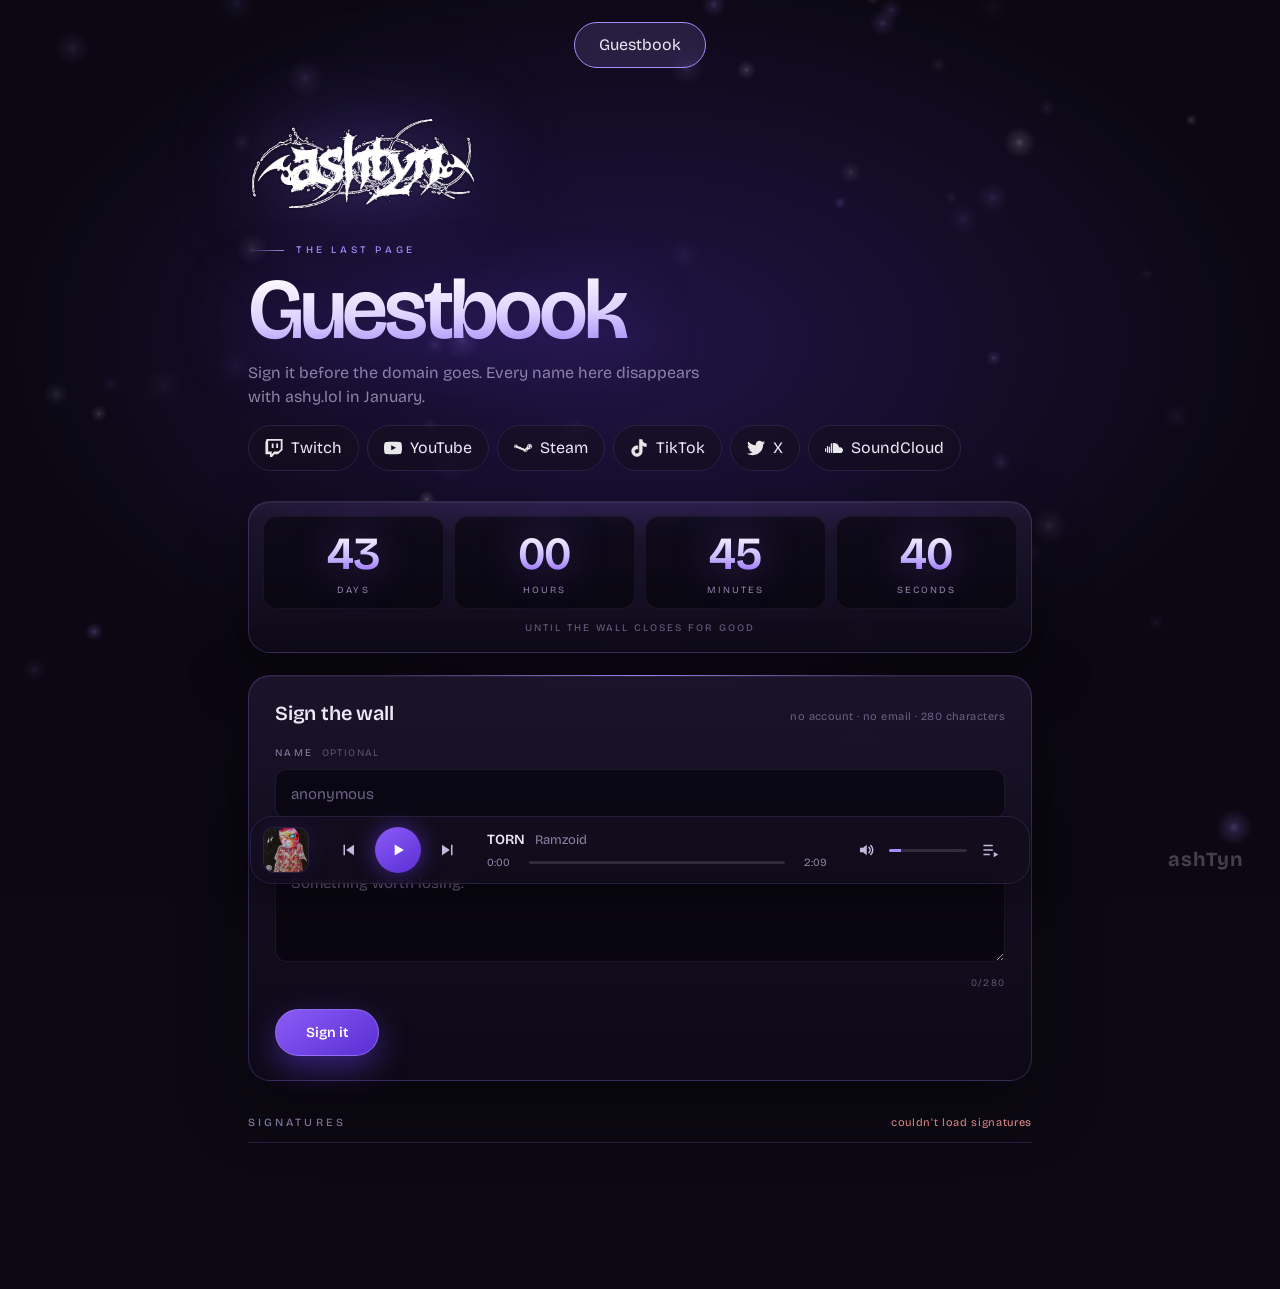
<file: index.html>
<!doctype html>
<html lang="en">
<head>
  <meta charset="UTF-8" />
  <meta name="viewport" content="width=device-width, initial-scale=1.0" />
  <title>ashy, mwl</title>
  <link rel="icon" href="assets/img/favicon.ico?v=2" sizes="any" />
  <link rel="icon" type="image/png" sizes="32x32" href="assets/img/favicon-32.png?v=2" />
  <link rel="apple-touch-icon" href="assets/img/apple-touch-icon.png?v=2" />
  <meta name="theme-color" content="#0c0914" />
  <link rel="preconnect" href="https://fonts.googleapis.com" />
  <link rel="preconnect" href="https://fonts.gstatic.com" crossorigin />
  <link href="https://fonts.googleapis.com/css2?family=Bricolage+Grotesque:opsz,wght@12..96,400..700&display=swap" rel="stylesheet" />
  <link rel="stylesheet" href="styles.css?v=12" />
  <meta property="og:type" content="website" />
  <meta property="og:title" content="ashy, mwl" />
  <meta property="og:description" content="personal project" />
  <meta property="og:url" content="https://ashy.lol" />
  <meta property="og:image" content="https://ashy.lol/assets/img/embed.png" />
  <meta name="twitter:card" content="summary_large_image" />
  <meta name="twitter:title" content="ashy, mwl" />
  <meta name="twitter:description" content="personal project" />
  <meta name="twitter:image" content="https://ashy.lol/assets/img/embed.png" />
</head>
<body data-view="guestbook">
  <video class="bg-video" autoplay muted loop playsinline preload="auto">
    <source src="assets/media/background.mp4" type="video/mp4" />
  </video>
  <div class="overlay" aria-hidden="true"></div>

  <canvas id="bgOrbs" class="fx" aria-hidden="true"></canvas>
  <div id="cursorGlow" class="cursor-glow" aria-hidden="true"></div>

  <div id="app" class="app in">
    <header class="top">
      <nav aria-label="Pages">
        <a href="/" aria-current="page">Guestbook</a>
      </nav>
    </header>

    <main>
      <section data-view="guestbook" class="guestbook">
        <header class="gb-hero">
          <img class="logo gb-logo" src="assets/img/logo.png" alt="Ashtyn" />
          <p class="gb-kicker">the last page</p>
          <h1>Guestbook</h1>
          <p class="lede">Sign it before the domain goes. Every name here disappears with ashy.lol in January.</p>
          <div id="socials" class="socials"></div>
        </header>

        <div class="gb-clock" id="gbClock" aria-label="Time left before the guestbook closes">
          <div class="gb-unit"><b id="gbDays">—</b><span>days</span></div>
          <div class="gb-unit"><b id="gbHours">—</b><span>hours</span></div>
          <div class="gb-unit"><b id="gbMinutes">—</b><span>minutes</span></div>
          <div class="gb-unit"><b id="gbSeconds">—</b><span>seconds</span></div>
          <p class="gb-clock-note">until the wall closes for good</p>
        </div>

        <form class="gb-form" id="gbForm" novalidate>
          <div class="gb-form-head">
            <h2>Sign the wall</h2>
            <p>no account · no email · 280 characters</p>
          </div>
          <div class="gb-row">
            <label for="gbName">Name <span>optional</span></label>
            <input id="gbName" type="text" maxlength="40" autocomplete="nickname" placeholder="anonymous" />
          </div>
          <div class="gb-row">
            <label for="gbMessage">Message</label>
            <textarea id="gbMessage" maxlength="280" rows="3" placeholder="Something worth losing." required></textarea>
            <div class="gb-count"><span id="gbChars">0</span>/280</div>
          </div>
          <input class="gb-trap" id="gbTrap" type="text" tabindex="-1" autocomplete="off" aria-hidden="true" />
          <div class="gb-actions">
            <button type="submit" id="gbSubmit">Sign it</button>
            <p class="gb-msg" id="gbMsg" role="status" aria-live="polite"></p>
          </div>
        </form>

        <p class="gb-setup" id="gbSetup" hidden>The guestbook is being set up. The countdown already works.</p>

        <div class="gb-list-head">
          <h2>Signatures</h2>
          <span id="gbMeta"></span>
        </div>
        <ol class="gb-list" id="gbList"></ol>
      </section>
    </main>

    <canvas id="viz" class="viz" aria-hidden="true"></canvas>

    <a class="mark" href="/" aria-label="Ashtyn">ashtyn</a>

    <footer class="player" aria-label="Music player">
      <div id="pQueue" class="queue" role="list" aria-label="Tracklist"></div>
      <div id="pArt" class="cover" aria-hidden="true"><img id="pArtImg" alt="" hidden /><span id="pArtLetter"></span></div>
      <div class="pctl">
        <button id="pPrev" class="ico" aria-label="Previous track" title="Previous">
          <svg viewBox="0 0 24 24" width="18" height="18" fill="currentColor" aria-hidden="true"><path d="M6 5h2v14H6zM20 5v14L9.5 12z"/></svg>
        </button>
        <button id="pPlay" class="play" aria-label="Play or pause" title="Play / pause">
          <svg viewBox="0 0 24 24" width="20" height="20" fill="currentColor" aria-hidden="true"><path d="M8 5.5v13l11-6.5z"/></svg>
        </button>
        <button id="pNext" class="ico" aria-label="Next track" title="Next">
          <svg viewBox="0 0 24 24" width="18" height="18" fill="currentColor" aria-hidden="true"><path d="M16 5h2v14h-2zM4 5v14l10.5-7z"/></svg>
        </button>
      </div>
      <div class="pmeta">
        <div class="pinfo"><span id="pTitle">Not playing</span><span id="pArtist"></span></div>
        <div class="pseek">
          <span id="pCur">0:00</span>
          <input id="pSeek" type="range" min="0" max="100" value="0" step="0.1" aria-label="Seek" />
          <span id="pDur">0:00</span>
        </div>
      </div>
      <div class="pright">
        <button id="pMute" class="ico" aria-label="Mute" title="Mute">
          <svg viewBox="0 0 24 24" width="18" height="18" fill="currentColor" aria-hidden="true"><path d="M4 9v6h4l5 4V5L8 9z"/><path class="waves" d="M16 8.5a5 5 0 010 7M18.5 6a8.5 8.5 0 010 12" fill="none" stroke="currentColor" stroke-width="2" stroke-linecap="round"/></svg>
        </button>
        <input id="pVol" type="range" min="0" max="100" value="15" aria-label="Volume" />
        <button id="pList" class="ico" aria-label="Show tracklist" title="Tracklist" aria-expanded="false" aria-controls="pQueue">
          <svg viewBox="0 0 24 24" width="18" height="18" fill="none" stroke="currentColor" stroke-width="2" stroke-linecap="round" aria-hidden="true"><path d="M4 6h11M4 12h11M4 18h7"/><path d="M17 14.5v7l6-3.5z" fill="currentColor" stroke="none"/></svg>
        </button>
      </div>
    </footer>
  </div>

  <audio id="audio" preload="auto"></audio>
  <script src="config.js"></script>
  <script src="playlist.js?v=6cee7de1"></script>
  <script src="app.js?v=guestbook-2"></script>
  <script src="brand-animation.js?v=1"></script>
  <script src="guestbook.js?v=3"></script>
</body>
</html>
</file>
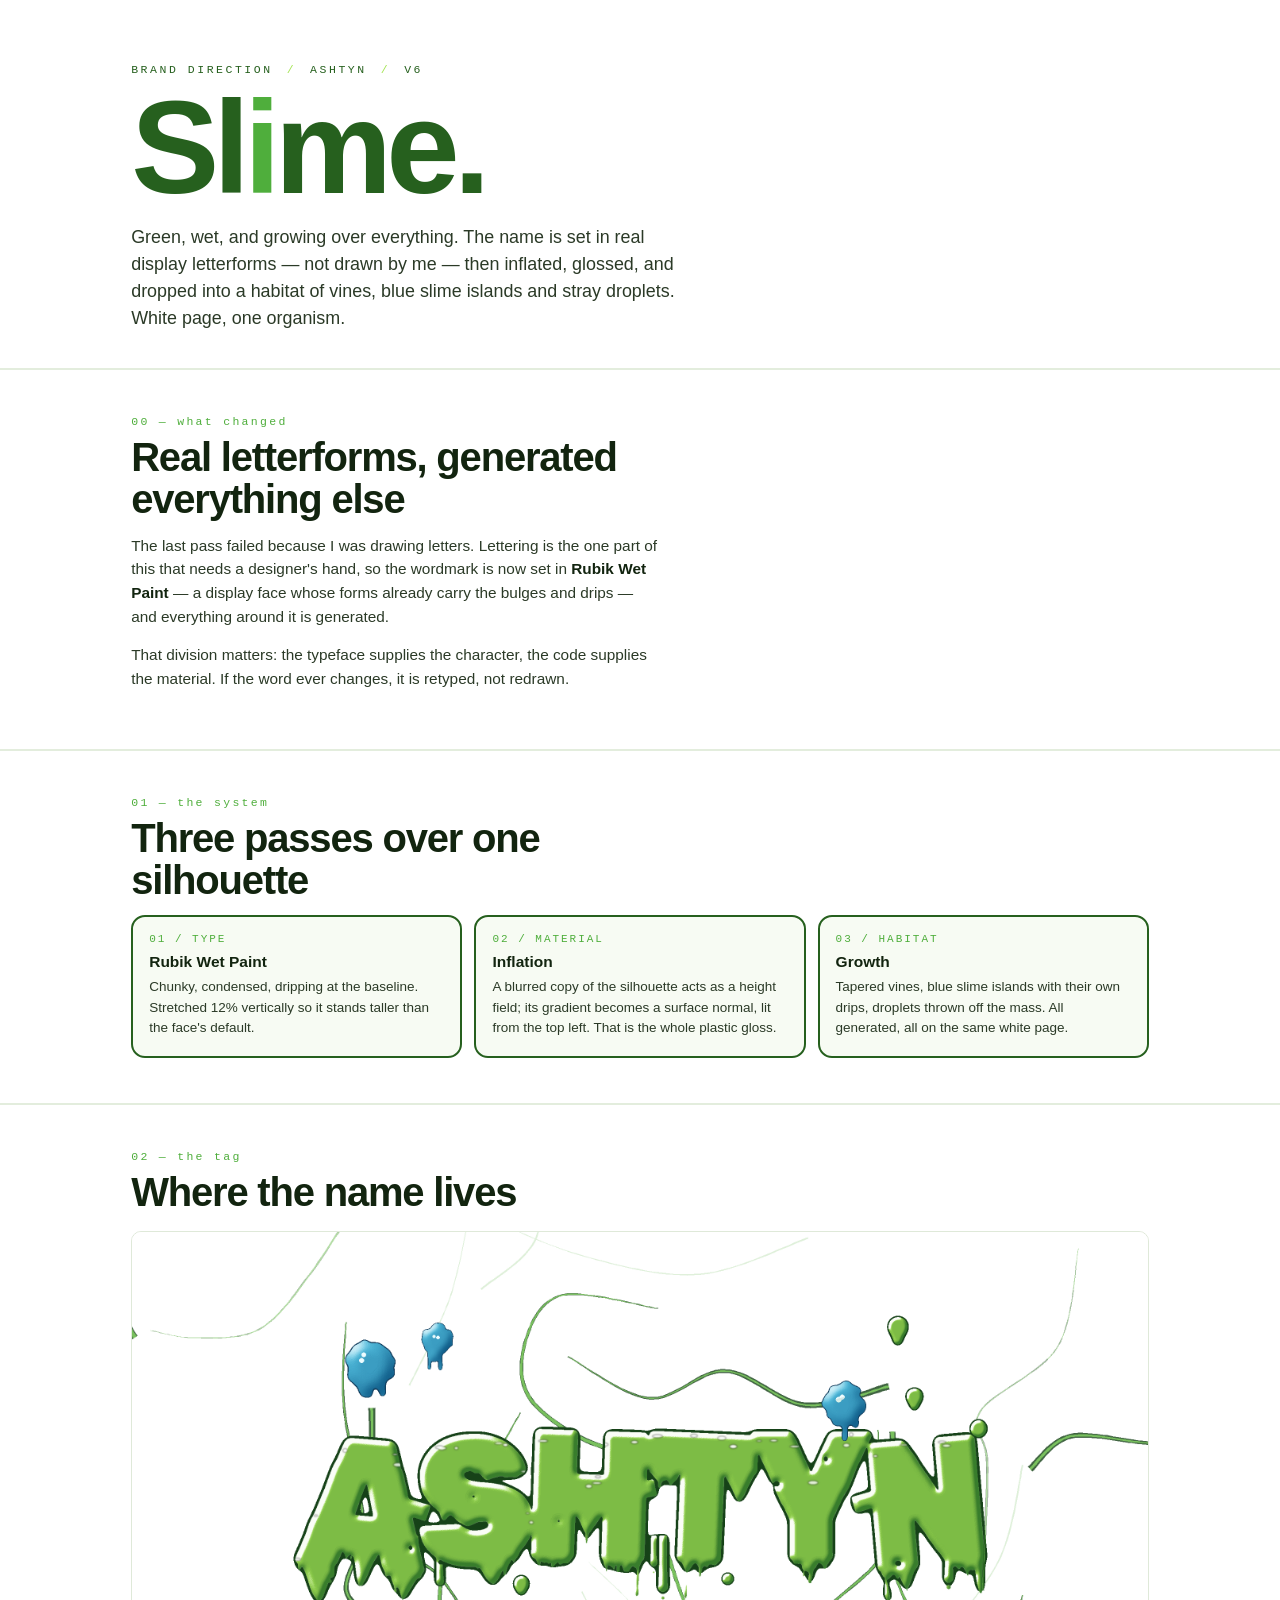
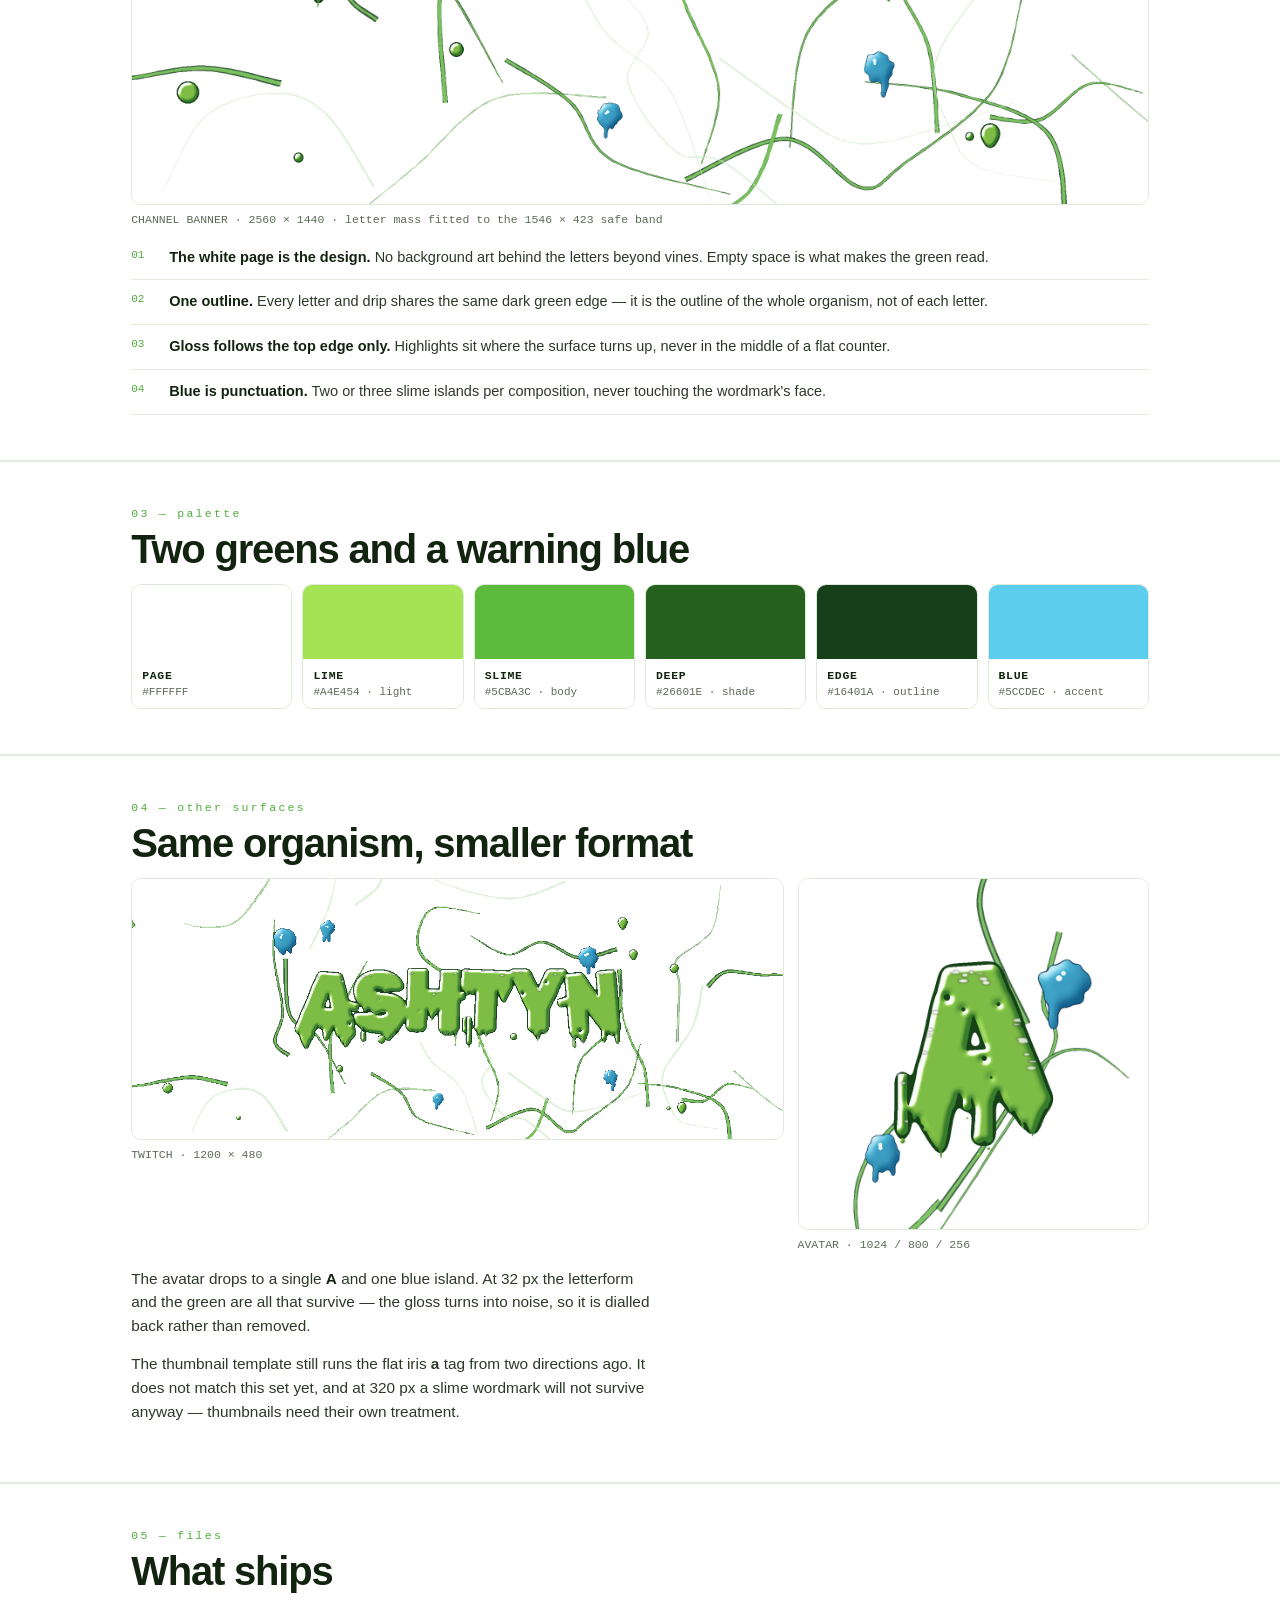
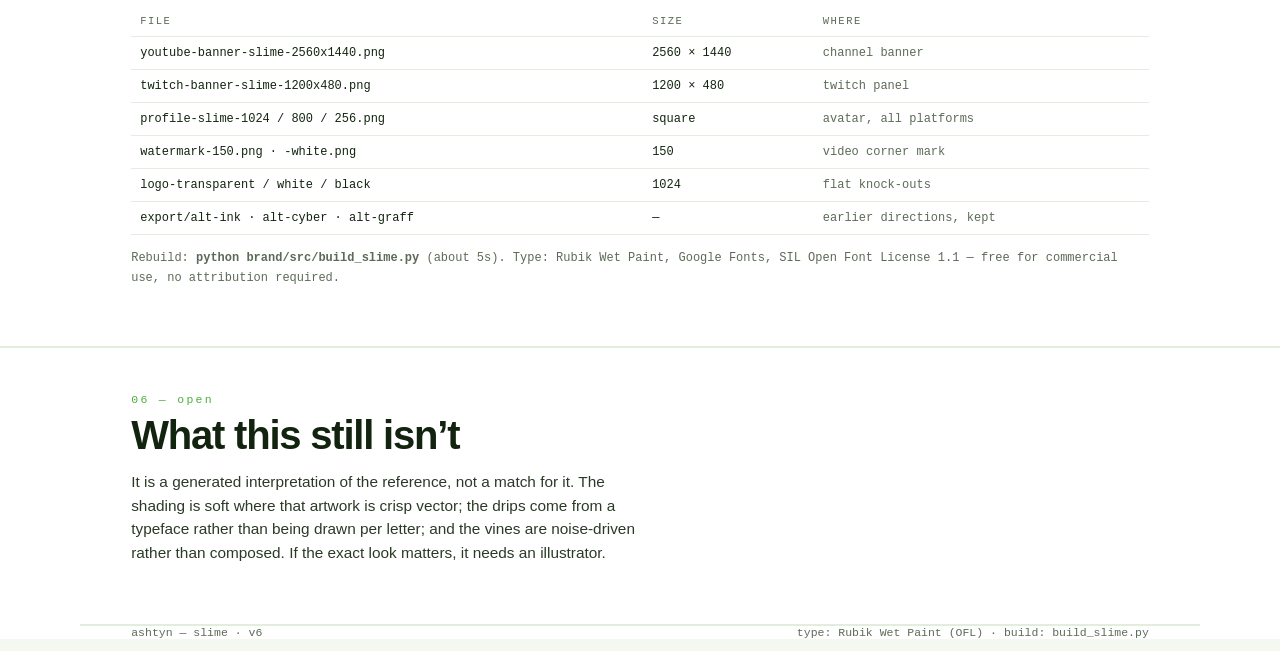
<file: brand/index.html>
<!doctype html>
<html lang="en">
<head>
<meta charset="utf-8">
<meta name="viewport" content="width=device-width, initial-scale=1">
<title>ashtyn — slime</title>
<style>
  :root{
    --paper:#ffffff;
    --ink:#12240f;
    --body:#2b3a27;
    --green:#4fae3c;
    --green-d:#26601e;
    --lime:#a4e454;
    --blue:#5ccdec;
    --mono:ui-monospace,"Cascadia Mono","SF Mono",Consolas,monospace;
    --sans:"Bricolage Grotesque","Helvetica Neue",Arial,sans-serif;
  }
  *{box-sizing:border-box}
  html{background:#f4f8f1}
  body{margin:0;color:var(--ink);font-family:var(--sans);background:var(--paper);-webkit-font-smoothing:antialiased}
  .wrap{max-width:1120px;margin:0 auto;padding:0 clamp(18px,4vw,54px)}

  header{padding:clamp(44px,7vh,86px) 0 clamp(24px,4vh,40px)}
  .kick{font-family:var(--mono);font-size:11.5px;letter-spacing:.22em;text-transform:uppercase;color:var(--green-d);display:flex;gap:14px;flex-wrap:wrap}
  .kick b{color:var(--lime);font-weight:400}
  h1{font-size:clamp(56px,11vw,132px);line-height:.85;letter-spacing:-.045em;margin:16px 0 0;font-weight:700;color:var(--green-d)}
  h1 em{font-style:normal;color:var(--green)}
  .lede{margin:20px 0 0;max-width:56ch;font-size:clamp(16px,1.4vw,19px);line-height:1.5;color:var(--body)}

  section{padding:clamp(28px,5vh,52px) 0;border-top:2px solid #e3eddd}
  .no{font-family:var(--mono);font-size:11.5px;letter-spacing:.2em;color:var(--green);margin:0 0 8px}
  h2{font-size:clamp(26px,3.2vw,40px);line-height:1.05;letter-spacing:-.03em;margin:0 0 14px;font-weight:700;max-width:26ch}
  .body{max-width:62ch;font-size:clamp(15px,1.2vw,17px);line-height:1.55;color:var(--body);margin:0 0 14px}
  .body strong{font-weight:700;color:var(--ink)}
  .fine{font-family:var(--mono);font-size:12px;line-height:1.65;color:#5c6b57}

  .cards{display:grid;grid-template-columns:repeat(auto-fit,minmax(210px,1fr));gap:12px;margin-top:6px}
  .card{border:2px solid var(--green-d);border-radius:14px;background:#f7fbf3;padding:16px 16px 18px}
  .card .i{font-family:var(--mono);font-size:11px;letter-spacing:.18em;color:var(--green);margin-bottom:8px}
  .card h3{margin:0 0 6px;font-size:15.5px}
  .card p{margin:0;font-size:13.5px;line-height:1.5;color:var(--body)}

  figure{margin:18px 0 0}
  figure img{display:block;width:100%;height:auto;border-radius:10px;border:1px solid #dfe9d9;background:#fff}
  figcaption{font-family:var(--mono);font-size:11.5px;color:#5c6b57;margin-top:8px}

  .pair{display:grid;grid-template-columns:1.3fr .7fr;gap:14px;align-items:start}
  @media (max-width:720px){.pair{grid-template-columns:1fr}}

  ol.rules{margin:10px 0 0;padding:0;list-style:none;counter-reset:r}
  ol.rules li{counter-increment:r;position:relative;padding:11px 0 11px 38px;border-bottom:1px solid #e3eddd;font-size:14.5px;line-height:1.5;color:var(--body)}
  ol.rules li::before{content:counter(r,decimal-leading-zero);position:absolute;left:0;top:11px;font-family:var(--mono);font-size:11px;color:var(--green)}
  ol.rules li b{font-weight:700;color:var(--ink)}

  .swatches{display:grid;grid-template-columns:repeat(auto-fit,minmax(130px,1fr));gap:10px}
  .sw{border-radius:10px;overflow:hidden;border:1px solid #dfe9d9}
  .sw .chip{height:74px}
  .sw .meta{padding:8px 10px;font-family:var(--mono);font-size:11px;line-height:1.5;color:#5c6b57;background:#fff}
  .sw .meta b{display:block;color:var(--ink);font-size:11.5px;letter-spacing:.06em;text-transform:uppercase}

  table{width:100%;border-collapse:collapse;margin-top:10px;font-family:var(--mono);font-size:12px}
  th,td{text-align:left;padding:9px;border-bottom:1px solid #e3eddd}
  th{font-size:10.5px;letter-spacing:.14em;text-transform:uppercase;color:#5c6b57;font-weight:400}
  td span{color:#5c6b57}

  footer{padding:24px 0 54px;border-top:2px solid #e3eddd;font-family:var(--mono);font-size:11.5px;color:#5c6b57;display:flex;justify-content:space-between;gap:14px;flex-wrap:wrap}
</style>
</head>
<body>

<header><div class="wrap">
  <div class="kick">Brand direction <b>/</b> ashtyn <b>/</b> v6</div>
  <h1>Sl<em>i</em>me.</h1>
  <p class="lede">Green, wet, and growing over everything. The name is set in real display letterforms — not drawn by me — then inflated, glossed, and dropped into a habitat of vines, blue slime islands and stray droplets. White page, one organism.</p>
</div></header>

<section><div class="wrap">
  <p class="no">00 — what changed</p>
  <h2>Real letterforms, generated everything else</h2>
  <p class="body">The last pass failed because I was drawing letters. Lettering is the one part of this that needs a designer's hand, so the wordmark is now set in <strong>Rubik Wet Paint</strong> — a display face whose forms already carry the bulges and drips — and everything around it is generated.</p>
  <p class="body">That division matters: the typeface supplies the character, the code supplies the material. If the word ever changes, it is retyped, not redrawn.</p>
</div></section>

<section><div class="wrap">
  <p class="no">01 — the system</p>
  <h2>Three passes over one silhouette</h2>
  <div class="cards">
    <div class="card"><div class="i">01 / TYPE</div><h3>Rubik Wet Paint</h3><p>Chunky, condensed, dripping at the baseline. Stretched 12% vertically so it stands taller than the face's default.</p></div>
    <div class="card"><div class="i">02 / MATERIAL</div><h3>Inflation</h3><p>A blurred copy of the silhouette acts as a height field; its gradient becomes a surface normal, lit from the top left. That is the whole plastic gloss.</p></div>
    <div class="card"><div class="i">03 / HABITAT</div><h3>Growth</h3><p>Tapered vines, blue slime islands with their own drips, droplets thrown off the mass. All generated, all on the same white page.</p></div>
  </div>
</div></section>

<section><div class="wrap">
  <p class="no">02 — the tag</p>
  <h2>Where the name lives</h2>
  <figure>
    <img src="export/youtube-banner-slime-2560x1440.png" alt="Slime banner: ASHTYN in green dripping letters with blue slime and vines">
    <figcaption>CHANNEL BANNER · 2560 × 1440 · letter mass fitted to the 1546 × 423 safe band</figcaption>
  </figure>
  <ol class="rules">
    <li><b>The white page is the design.</b> No background art behind the letters beyond vines. Empty space is what makes the green read.</li>
    <li><b>One outline.</b> Every letter and drip shares the same dark green edge — it is the outline of the whole organism, not of each letter.</li>
    <li><b>Gloss follows the top edge only.</b> Highlights sit where the surface turns up, never in the middle of a flat counter.</li>
    <li><b>Blue is punctuation.</b> Two or three slime islands per composition, never touching the wordmark's face.</li>
  </ol>
</div></section>

<section><div class="wrap">
  <p class="no">03 — palette</p>
  <h2>Two greens and a warning blue</h2>
  <div class="swatches">
    <div class="sw"><div class="chip" style="background:#ffffff"></div><div class="meta"><b>Page</b>#FFFFFF</div></div>
    <div class="sw"><div class="chip" style="background:#a4e454"></div><div class="meta"><b>Lime</b>#A4E454 · light</div></div>
    <div class="sw"><div class="chip" style="background:#5cba3c"></div><div class="meta"><b>Slime</b>#5CBA3C · body</div></div>
    <div class="sw"><div class="chip" style="background:#26601e"></div><div class="meta"><b>Deep</b>#26601E · shade</div></div>
    <div class="sw"><div class="chip" style="background:#16401a"></div><div class="meta"><b>Edge</b>#16401A · outline</div></div>
    <div class="sw"><div class="chip" style="background:#5ccdec"></div><div class="meta"><b>Blue</b>#5CCDEC · accent</div></div>
  </div>
</div></section>

<section><div class="wrap">
  <p class="no">04 — other surfaces</p>
  <h2>Same organism, smaller format</h2>
  <div class="pair">
    <figure style="margin-top:0">
      <img src="export/twitch-banner-slime-1200x480.png" alt="Twitch panel in the same slime system">
      <figcaption>TWITCH · 1200 × 480</figcaption>
    </figure>
    <figure style="margin-top:0">
      <img src="export/profile-slime-800.png" alt="Avatar: slime A with blue droplet">
      <figcaption>AVATAR · 1024 / 800 / 256</figcaption>
    </figure>
  </div>
  <p class="body" style="margin-top:16px">The avatar drops to a single <strong>A</strong> and one blue island. At 32&nbsp;px the letterform and the green are all that survive — the gloss turns into noise, so it is dialled back rather than removed.</p>
  <p class="body">The thumbnail template still runs the flat iris <b>a</b> tag from two directions ago. It does not match this set yet, and at 320&nbsp;px a slime wordmark will not survive anyway — thumbnails need their own treatment.</p>
</div></section>

<section><div class="wrap">
  <p class="no">05 — files</p>
  <h2>What ships</h2>
  <table>
    <thead><tr><th>File</th><th>Size</th><th>Where</th></tr></thead>
    <tbody>
      <tr><td>youtube-banner-slime-2560x1440.png</td><td>2560 × 1440</td><td><span>channel banner</span></td></tr>
      <tr><td>twitch-banner-slime-1200x480.png</td><td>1200 × 480</td><td><span>twitch panel</span></td></tr>
      <tr><td>profile-slime-1024 / 800 / 256.png</td><td>square</td><td><span>avatar, all platforms</span></td></tr>
      <tr><td>watermark-150.png · -white.png</td><td>150</td><td><span>video corner mark</span></td></tr>
      <tr><td>logo-transparent / white / black</td><td>1024</td><td><span>flat knock-outs</span></td></tr>
      <tr><td>export/alt-ink · alt-cyber · alt-graff</td><td>—</td><td><span>earlier directions, kept</span></td></tr>
    </tbody>
  </table>
  <p class="fine" style="margin-top:14px">Rebuild: <b>python brand/src/build_slime.py</b> (about 5s). Type: Rubik Wet Paint, Google Fonts, SIL Open Font License 1.1 — free for commercial use, no attribution required.</p>
</div></section>

<section><div class="wrap" style="border-top:none">
  <p class="no">06 — open</p>
  <h2>What this still isn’t</h2>
  <p class="body">It is a generated interpretation of the reference, not a match for it. The shading is soft where that artwork is crisp vector; the drips come from a typeface rather than being drawn per letter; and the vines are noise-driven rather than composed. If the exact look matters, it needs an illustrator.</p>
</div></section>

<footer class="wrap"><span>ashtyn — slime · v6</span><span>type: Rubik Wet Paint (OFL) · build: build_slime.py</span></footer>

</body>
</html>
</file>
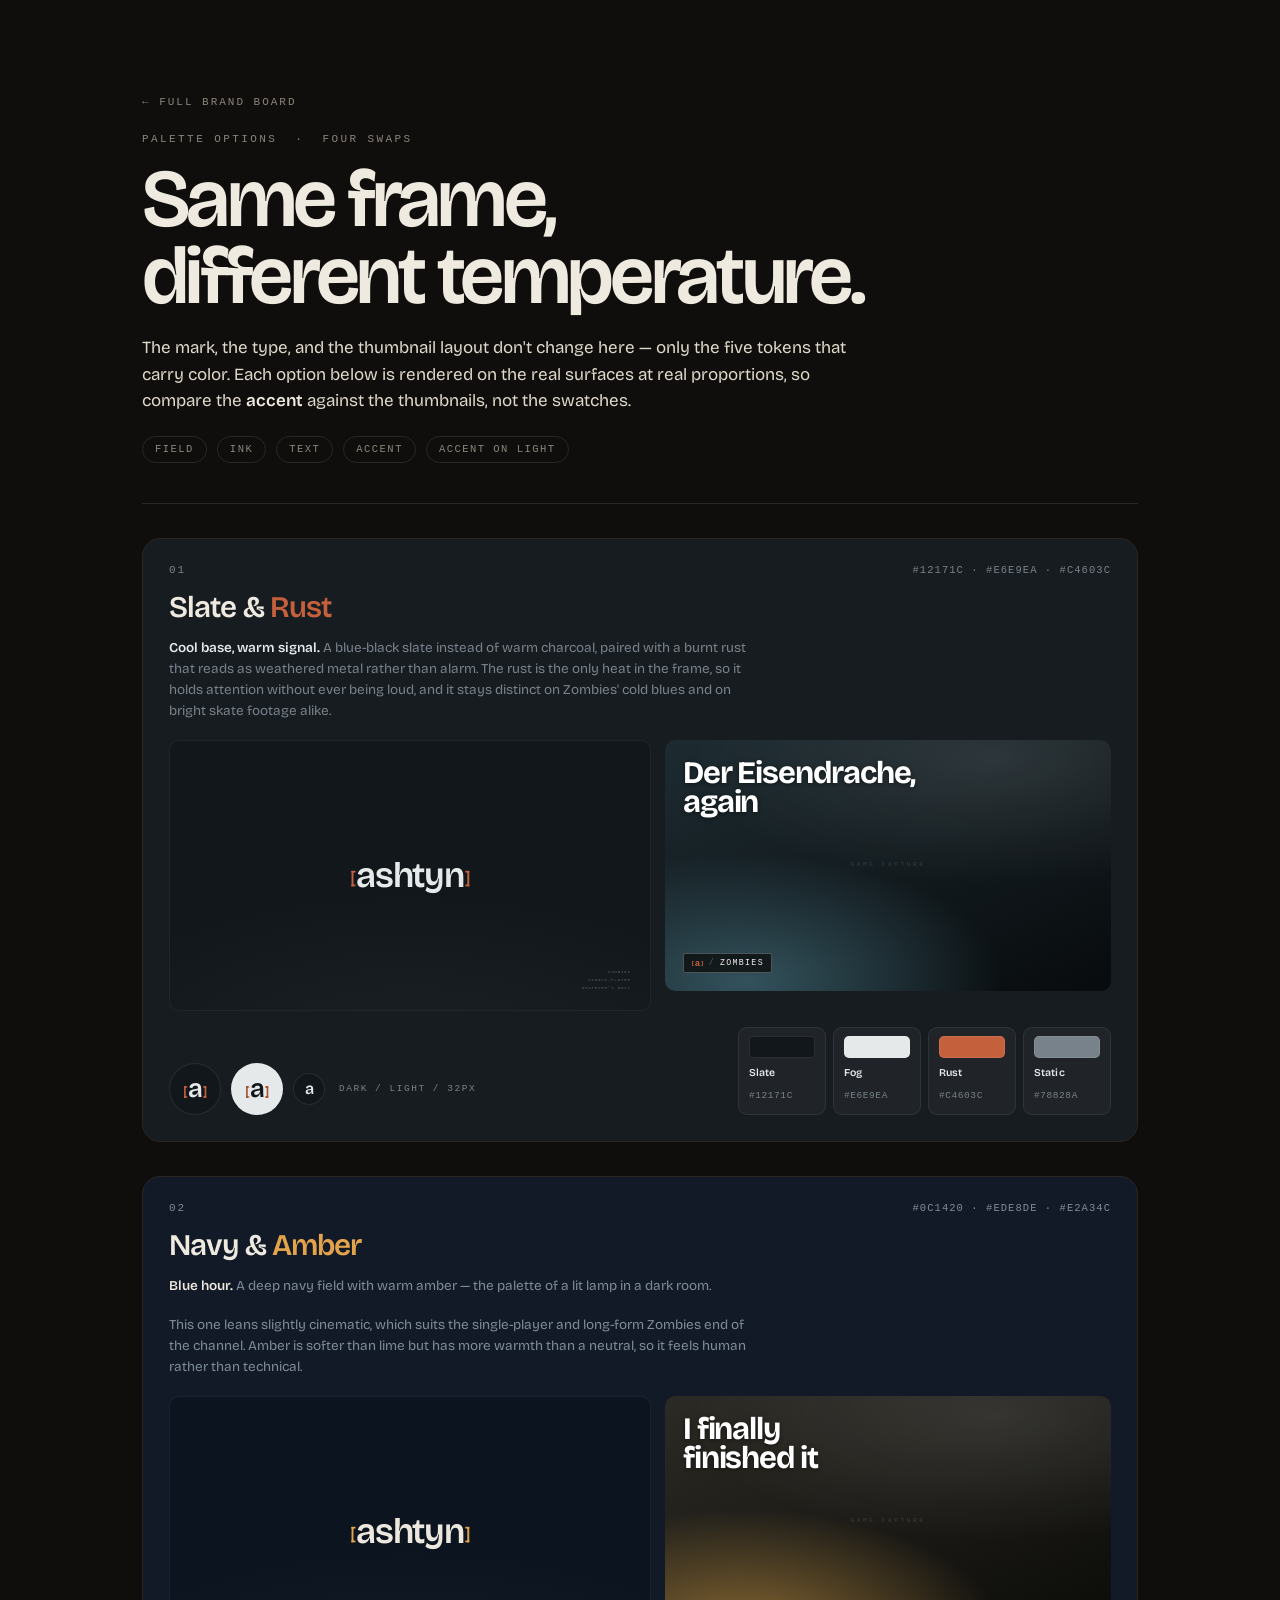
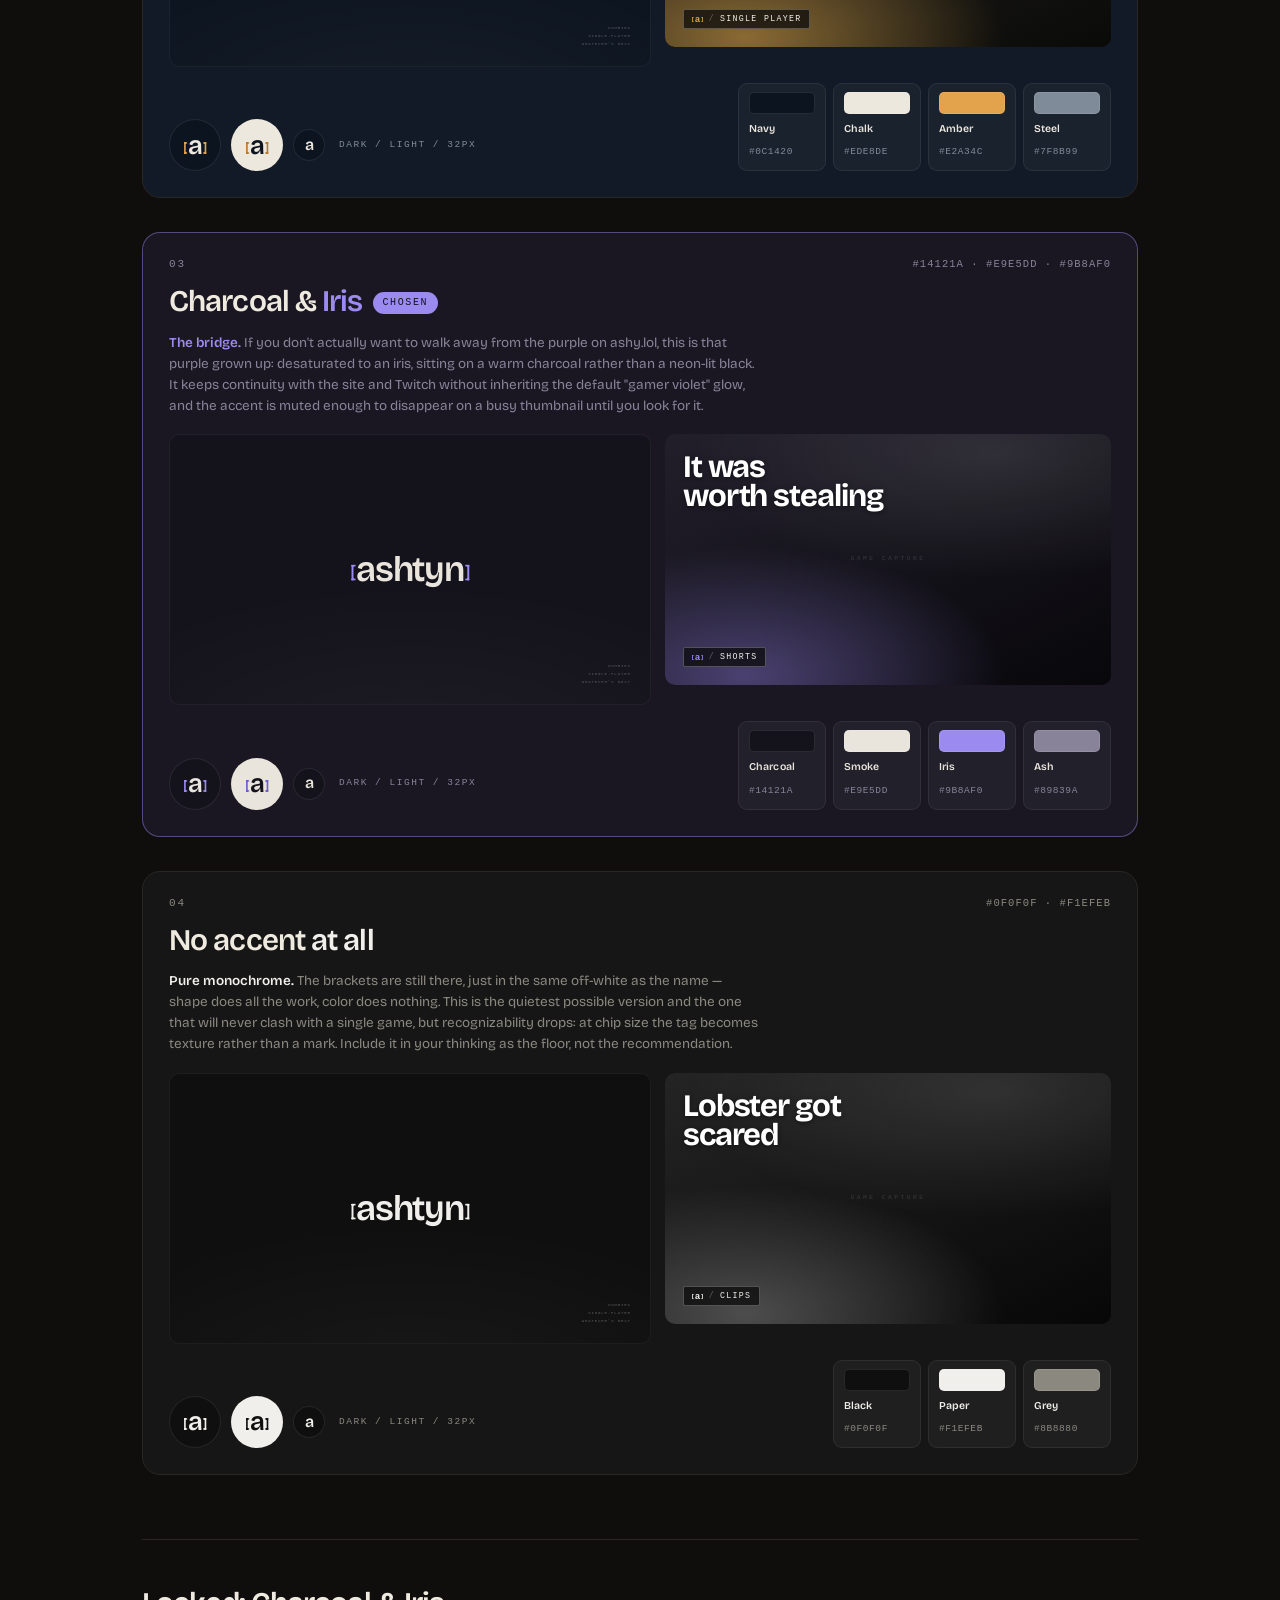
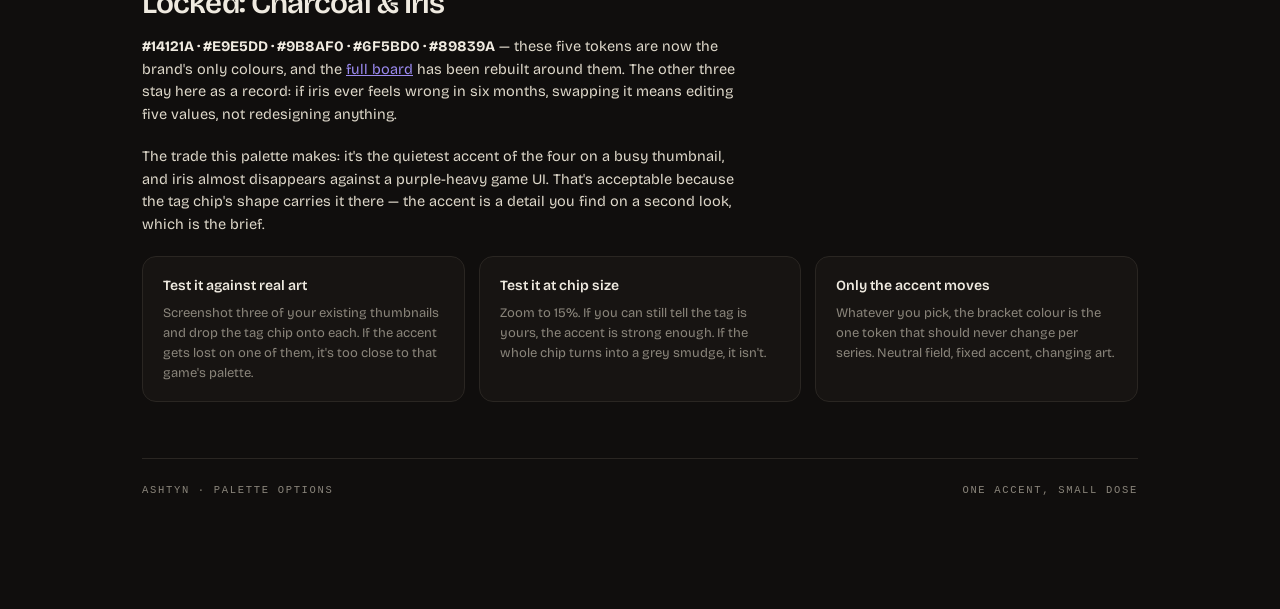
<file: brand/palettes.html>
<!doctype html>
<html lang="en">
<head>
<meta charset="utf-8">
<meta name="viewport" content="width=device-width, initial-scale=1">
<title>ashtyn — palette options</title>
<link rel="preconnect" href="https://fonts.googleapis.com">
<link rel="preconnect" href="https://fonts.gstatic.com" crossorigin>
<link href="https://fonts.googleapis.com/css2?family=Bricolage+Grotesque:opsz,wght@12..96,300..800&display=swap" rel="stylesheet">
<style>
:root{
  --ink:#100e0d; --ink2:#171412; --bone:#efeae0; --bone2:#ded8ca;
  --static:#8a857b; --line:#2a2622;
  --mono:ui-monospace,"SFMono-Regular",Menlo,Consolas,monospace;
  --sans:"Bricolage Grotesque",system-ui,-apple-system,"Segoe UI",Roboto,sans-serif;
}
*{box-sizing:border-box;margin:0;padding:0}
html{background:var(--ink);color-scheme:dark}
body{background:var(--ink);color:var(--bone);font-family:var(--sans);line-height:1.55;-webkit-font-smoothing:antialiased}
.wrap{max-width:1060px;margin:0 auto;padding:0 clamp(20px,4vw,32px) 110px}
a{color:inherit}

.hero{padding:clamp(48px,8vw,88px) 0 clamp(28px,4vw,40px);border-bottom:1px solid var(--line)}
.back{font:11px/1 var(--mono);letter-spacing:.18em;text-transform:uppercase;color:var(--static);text-decoration:none;display:inline-block;margin-bottom:26px}
.back:hover{color:var(--bone)}
.kicker{font:11px/1 var(--mono);letter-spacing:.22em;text-transform:uppercase;color:var(--static)}
.hero h1{font-size:clamp(42px,8vw,82px);font-weight:600;letter-spacing:-.045em;line-height:.94;margin:16px 0 20px}
.hero .sub{max-width:64ch;color:var(--bone2);font-size:clamp(15px,1.6vw,17px)}
.hero .sub b{color:var(--bone);font-weight:600}
.token-note{display:flex;gap:10px;flex-wrap:wrap;margin-top:22px}
.token-note span{font:10.5px/1 var(--mono);letter-spacing:.14em;text-transform:uppercase;color:var(--static);border:1px solid var(--line);border-radius:999px;padding:7px 12px}

/* ---------- option ---------- */
.opt{
  border:1px solid var(--line);border-radius:18px;padding:clamp(18px,3vw,26px);
  background:var(--card);margin-top:clamp(22px,3.5vw,34px);
}
.opt-head{display:flex;justify-content:space-between;align-items:baseline;gap:16px;flex-wrap:wrap;margin-bottom:6px}
.opt-head h2{font-size:clamp(23px,3vw,30px);font-weight:600;letter-spacing:-.03em}
.opt-head h2 em{font-style:normal;color:var(--acc)}
.opt-num{font:11px/1 var(--mono);letter-spacing:.18em;color:var(--mut);display:block;margin-bottom:8px}
.opt-code{font:10.5px/1 var(--mono);letter-spacing:.1em;color:var(--mut)}
.chosen{display:inline-block;vertical-align:middle;margin-left:10px;font:10px/1 var(--mono);letter-spacing:.16em;
  text-transform:uppercase;color:#14121A;background:#9B8AF0;border-radius:999px;padding:6px 10px}
.opt[data-chosen] .opt-desc b{color:#9B8AF0}
.opt-desc{font-size:13.5px;color:var(--mut);max-width:66ch;margin:8px 0 18px}
.opt-desc b{color:var(--fg);font-weight:600}

.surfaces{display:grid;grid-template-columns:1.08fr 1fr;gap:14px;align-items:start}
@media (max-width:700px){.surfaces{grid-template-columns:1fr}}

.wm{font-weight:600;letter-spacing:-.035em;line-height:.9;white-space:nowrap}
.wm .br{color:var(--acc);font-weight:500;padding:0 .05em;font-size:.54em;vertical-align:.12em}

.mini-banner{
  aspect-ratio:16/9;border-radius:10px;background:var(--ink);color:var(--fg);
  display:grid;place-items:center;container-type:inline-size;
  border:1px solid rgba(255,255,255,.06);
  position:relative;overflow:hidden;
}
.mini-banner::before{
  content:"";position:absolute;inset:0;
  background:radial-gradient(120% 100% at 50% 120%,rgba(255,255,255,.045),transparent 65%);
}
.mini-banner .wm{font-size:7.4cqw}
.mini-banner .lbl{
  position:absolute;right:4%;bottom:6.5%;
  font:.85cqw/1.9 var(--mono);letter-spacing:.2em;text-transform:uppercase;
  color:var(--fg);opacity:.32;text-align:right;
}

.mini-thumb{position:relative;aspect-ratio:16/9;border-radius:10px;overflow:hidden;container-type:inline-size;background:#0b0a09}
.mini-thumb .art{position:absolute;inset:0;
  background:
    radial-gradient(110% 80% at 74% 8%,rgba(255,255,255,.1),transparent 62%),
    radial-gradient(85% 75% at 18% 96%,var(--b),transparent 68%),
    linear-gradient(155deg,var(--a),var(--c));
}
.mini-thumb .art::after{
  content:"game capture";position:absolute;inset:0;display:grid;place-items:center;
  font:1.4cqw/1 var(--mono);letter-spacing:.4em;text-transform:uppercase;color:rgba(255,255,255,.15);
}
.mini-thumb .title{
  position:absolute;left:4%;top:7%;width:66%;
  font-size:7cqw;font-weight:700;line-height:.95;letter-spacing:-.035em;color:#fff;
  text-shadow:0 .15cqw .9cqw rgba(0,0,0,.5);
}
.mini-thumb .tag{
  position:absolute;left:4%;bottom:7%;display:flex;align-items:center;gap:1.1cqw;
  padding:1cqw 1.6cqw;border-radius:.5cqw;
  background:rgba(10,10,10,.74);border:.12cqw solid rgba(255,255,255,.26);
  font:1.85cqw/1 var(--mono);letter-spacing:.16em;text-transform:uppercase;color:#f2f0ec;
}
.mini-thumb .tag .b{color:var(--acc);font-weight:600;letter-spacing:0;font-size:2.05cqw;text-transform:none}
.mini-thumb .tag .b .br{font-size:.68em;vertical-align:.12em}
.mini-thumb .tag .sep{color:rgba(255,255,255,.3)}

.opt-foot{display:flex;justify-content:space-between;gap:18px;align-items:flex-end;flex-wrap:wrap;margin-top:16px}
.avs{display:flex;gap:10px;align-items:center}
.av{
  display:grid;place-items:center;border-radius:50%;flex:none;
  width:52px;height:52px;background:var(--ink);color:var(--fg);
  border:1px solid rgba(255,255,255,.09);
}
.av.light{background:var(--fg);color:var(--ink);border-color:transparent}
.av.light .br{color:var(--accLt)}
.av.small{width:32px;height:32px}
.av .wm{font-size:26px;letter-spacing:-.015em}
.av.small .wm{font-size:16px}
.av .wm .br{font-weight:600;padding:0 .05em}
.avs .cap{font:9.5px/1.5 var(--mono);letter-spacing:.16em;text-transform:uppercase;color:var(--mut);margin-left:4px}

.swrow{display:flex;gap:7px;flex-wrap:wrap}
.sw2{
  border-radius:9px;padding:8px 10px;min-width:88px;background:rgba(255,255,255,.04);
  border:1px solid rgba(255,255,255,.07);
}
.sw2 .chip{width:100%;height:22px;border-radius:5px;display:block;margin-bottom:7px;border:1px solid rgba(255,255,255,.1)}
.sw2 .name{display:block;font-size:10.5px;color:var(--fg);font-weight:600;letter-spacing:.01em}
.sw2 code{font:9.5px/1.5 var(--mono);letter-spacing:.06em;color:var(--mut)}

/* ---------- closing ---------- */
.choose{margin-top:clamp(40px,6vw,64px);padding-top:clamp(28px,4vw,40px);border-top:1px solid var(--line)}
.choose h2{font-size:clamp(23px,3vw,30px);font-weight:600;letter-spacing:-.03em;margin-bottom:10px}
.choose p{max-width:66ch;color:var(--bone2);font-size:14.5px;margin-bottom:20px}
.grid{display:grid;grid-template-columns:repeat(auto-fit,minmax(240px,1fr));gap:14px}
.card{background:var(--ink2);border:1px solid var(--line);border-radius:14px;padding:18px 20px}
.card strong{display:block;font-size:14px;font-weight:600;margin-bottom:6px}
.card p{font-size:13px;color:var(--static);margin:0}
footer{margin-top:56px;padding-top:22px;border-top:1px solid var(--line);display:flex;justify-content:space-between;gap:16px;flex-wrap:wrap}
footer span{font:10.5px/1.8 var(--mono);letter-spacing:.16em;text-transform:uppercase;color:var(--static)}
</style>
</head>
<body>
<div class="wrap">

  <header class="hero">
    <a class="back" href="index.html">← full brand board</a>
    <p class="kicker">Palette options &nbsp;·&nbsp; four swaps</p>
    <h1>Same frame,<br>different temperature.</h1>
    <p class="sub">The mark, the type, and the thumbnail layout don't change here — only the five tokens that carry color. Each option below is rendered on the real surfaces at real proportions, so compare the <b>accent</b> against the thumbnails, not the swatches.</p>
    <div class="token-note">
      <span>field</span><span>ink</span><span>text</span><span>accent</span><span>accent on light</span>
    </div>
  </header>

  <!-- 01 -->
  <article class="opt" style="--ink:#12171C;--card:#171C21;--fg:#E6E9EA;--acc:#C4603C;--accLt:#A9502F;--mut:#78828A">
    <div class="opt-head">
      <div><span class="opt-num">01</span><h2>Slate &amp; <em>Rust</em></h2></div>
      <span class="opt-code">#12171C · #E6E9EA · #C4603C</span>
    </div>
    <p class="opt-desc"><b>Cool base, warm signal.</b> A blue-black slate instead of warm charcoal, paired with a burnt rust that reads as weathered metal rather than alarm. The rust is the only heat in the frame, so it holds attention without ever being loud, and it stays distinct on Zombies' cold blues and on bright skate footage alike.</p>
    <div class="surfaces">
      <div class="mini-banner">
        <div class="wm"><span class="br">[</span>ashtyn<span class="br">]</span></div>
        <div class="lbl">zombies<br>single-player<br>whatever's next</div>
      </div>
      <div class="mini-thumb">
        <div class="art" style="--a:#1d2b31;--b:#33525c;--c:#080b0d"></div>
        <div class="title">Der Eisendrache,<br>again</div>
        <div class="tag"><span class="b"><span class="br">[</span>a<span class="br">]</span></span><span class="sep">/</span><span>Zombies</span></div>
      </div>
    </div>
    <div class="opt-foot">
      <div class="avs">
        <div class="av"><div class="wm"><span class="br">[</span>a<span class="br">]</span></div></div>
        <div class="av light"><div class="wm"><span class="br">[</span>a<span class="br">]</span></div></div>
        <div class="av small"><div class="wm">a</div></div>
        <span class="cap">dark / light / 32px</span>
      </div>
      <div class="swrow">
        <div class="sw2"><span class="chip" style="background:#12171C"></span><span class="name">Slate</span><code>#12171C</code></div>
        <div class="sw2"><span class="chip" style="background:#E6E9EA"></span><span class="name">Fog</span><code>#E6E9EA</code></div>
        <div class="sw2"><span class="chip" style="background:#C4603C"></span><span class="name">Rust</span><code>#C4603C</code></div>
        <div class="sw2"><span class="chip" style="background:#78828A"></span><span class="name">Static</span><code>#78828A</code></div>
      </div>
    </div>
  </article>

  <!-- 02 -->
  <article class="opt" style="--ink:#0C1420;--card:#111A26;--fg:#EDE8DE;--acc:#E2A34C;--accLt:#B8792B;--mut:#7F8B99">
    <div class="opt-head">
      <div><span class="opt-num">02</span><h2>Navy &amp; <em>Amber</em></h2></div>
      <span class="opt-code">#0C1420 · #EDE8DE · #E2A34C</span>
    </div>
    <p class="opt-desc"><b>Blue hour.</b> A deep navy field with warm amber — the palette of a lit lamp in a dark room.</p>
    <p class="opt-desc">This one leans slightly cinematic, which suits the single-player and long-form Zombies end of the channel. Amber is softer than lime but has more warmth than a neutral, so it feels human rather than technical.</p>
    <div class="surfaces">
      <div class="mini-banner">
        <div class="wm"><span class="br">[</span>ashtyn<span class="br">]</span></div>
        <div class="lbl">zombies<br>single-player<br>whatever's next</div>
      </div>
      <div class="mini-thumb">
        <div class="art" style="--a:#2c2a24;--b:#8a6a33;--c:#0a0a08"></div>
        <div class="title">I finally<br>finished it</div>
        <div class="tag"><span class="b"><span class="br">[</span>a<span class="br">]</span></span><span class="sep">/</span><span>Single player</span></div>
      </div>
    </div>
    <div class="opt-foot">
      <div class="avs">
        <div class="av"><div class="wm"><span class="br">[</span>a<span class="br">]</span></div></div>
        <div class="av light"><div class="wm"><span class="br">[</span>a<span class="br">]</span></div></div>
        <div class="av small"><div class="wm">a</div></div>
        <span class="cap">dark / light / 32px</span>
      </div>
      <div class="swrow">
        <div class="sw2"><span class="chip" style="background:#0C1420"></span><span class="name">Navy</span><code>#0C1420</code></div>
        <div class="sw2"><span class="chip" style="background:#EDE8DE"></span><span class="name">Chalk</span><code>#EDE8DE</code></div>
        <div class="sw2"><span class="chip" style="background:#E2A34C"></span><span class="name">Amber</span><code>#E2A34C</code></div>
        <div class="sw2"><span class="chip" style="background:#7F8B99"></span><span class="name">Steel</span><code>#7F8B99</code></div>
      </div>
    </div>
  </article>

  <!-- 03 -->
  <article class="opt" data-chosen style="--ink:#14121A;--card:#1A1722;--fg:#E9E5DD;--acc:#9B8AF0;--accLt:#6F5BD0;--mut:#89839A;border:1px solid rgba(155,138,240,.45)">
    <div class="opt-head">
      <div><span class="opt-num">03</span><h2>Charcoal &amp; <em>Iris</em><span class="chosen">chosen</span></h2></div>
      <span class="opt-code">#14121A · #E9E5DD · #9B8AF0</span>
    </div>
    <p class="opt-desc"><b>The bridge.</b> If you don't actually want to walk away from the purple on ashy.lol, this is that purple grown up: desaturated to an iris, sitting on a warm charcoal rather than a neon-lit black. It keeps continuity with the site and Twitch without inheriting the default "gamer violet" glow, and the accent is muted enough to disappear on a busy thumbnail until you look for it.</p>
    <div class="surfaces">
      <div class="mini-banner">
        <div class="wm"><span class="br">[</span>ashtyn<span class="br">]</span></div>
        <div class="lbl">zombies<br>single-player<br>whatever's next</div>
      </div>
      <div class="mini-thumb">
        <div class="art" style="--a:#221f2b;--b:#4a4170;--c:#08070b"></div>
        <div class="title">It was<br>worth stealing</div>
        <div class="tag"><span class="b"><span class="br">[</span>a<span class="br">]</span></span><span class="sep">/</span><span>Shorts</span></div>
      </div>
    </div>
    <div class="opt-foot">
      <div class="avs">
        <div class="av"><div class="wm"><span class="br">[</span>a<span class="br">]</span></div></div>
        <div class="av light"><div class="wm"><span class="br">[</span>a<span class="br">]</span></div></div>
        <div class="av small"><div class="wm">a</div></div>
        <span class="cap">dark / light / 32px</span>
      </div>
      <div class="swrow">
        <div class="sw2"><span class="chip" style="background:#14121A"></span><span class="name">Charcoal</span><code>#14121A</code></div>
        <div class="sw2"><span class="chip" style="background:#E9E5DD"></span><span class="name">Smoke</span><code>#E9E5DD</code></div>
        <div class="sw2"><span class="chip" style="background:#9B8AF0"></span><span class="name">Iris</span><code>#9B8AF0</code></div>
        <div class="sw2"><span class="chip" style="background:#89839A"></span><span class="name">Ash</span><code>#89839A</code></div>
      </div>
    </div>
  </article>

  <!-- 04 -->
  <article class="opt" style="--ink:#0F0F0F;--card:#161616;--fg:#F1EFEB;--acc:#F1EFEB;--accLt:#0F0F0F;--mut:#8B8880">
    <div class="opt-head">
      <div><span class="opt-num">04</span><h2>No accent <em>at all</em></h2></div>
      <span class="opt-code">#0F0F0F · #F1EFEB</span>
    </div>
    <p class="opt-desc"><b>Pure monochrome.</b> The brackets are still there, just in the same off-white as the name — shape does all the work, color does nothing. This is the quietest possible version and the one that will never clash with a single game, but recognizability drops: at chip size the tag becomes texture rather than a mark. Include it in your thinking as the floor, not the recommendation.</p>
    <div class="surfaces">
      <div class="mini-banner">
        <div class="wm"><span class="br">[</span>ashtyn<span class="br">]</span></div>
        <div class="lbl">zombies<br>single-player<br>whatever's next</div>
      </div>
      <div class="mini-thumb">
        <div class="art" style="--a:#242424;--b:#4d4d4d;--c:#070707"></div>
        <div class="title">Lobster got<br>scared</div>
        <div class="tag"><span class="b"><span class="br">[</span>a<span class="br">]</span></span><span class="sep">/</span><span>Clips</span></div>
      </div>
    </div>
    <div class="opt-foot">
      <div class="avs">
        <div class="av"><div class="wm"><span class="br">[</span>a<span class="br">]</span></div></div>
        <div class="av light"><div class="wm"><span class="br">[</span>a<span class="br">]</span></div></div>
        <div class="av small"><div class="wm">a</div></div>
        <span class="cap">dark / light / 32px</span>
      </div>
      <div class="swrow">
        <div class="sw2"><span class="chip" style="background:#0F0F0F"></span><span class="name">Black</span><code>#0F0F0F</code></div>
        <div class="sw2"><span class="chip" style="background:#F1EFEB"></span><span class="name">Paper</span><code>#F1EFEB</code></div>
        <div class="sw2"><span class="chip" style="background:#8B8880"></span><span class="name">Grey</span><code>#8B8880</code></div>
      </div>
    </div>
  </article>

  <section class="choose">
    <h2>Locked: Charcoal &amp; Iris</h2>
    <p><b style="color:var(--bone)">#14121A · #E9E5DD · #9B8AF0 · #6F5BD0 · #89839A</b> — these five tokens are now the brand's only colours, and the <a href="index.html" style="color:#9B8AF0">full board</a> has been rebuilt around them. The other three stay here as a record: if iris ever feels wrong in six months, swapping it means editing five values, not redesigning anything.</p>
    <p>The trade this palette makes: it's the quietest accent of the four on a busy thumbnail, and iris almost disappears against a purple-heavy game UI. That's acceptable because the tag chip's shape carries it there — the accent is a detail you find on a second look, which is the brief.</p>
    <div class="grid">
      <div class="card"><strong>Test it against real art</strong><p>Screenshot three of your existing thumbnails and drop the tag chip onto each. If the accent gets lost on one of them, it's too close to that game's palette.</p></div>
      <div class="card"><strong>Test it at chip size</strong><p>Zoom to 15%. If you can still tell the tag is yours, the accent is strong enough. If the whole chip turns into a grey smudge, it isn't.</p></div>
      <div class="card"><strong>Only the accent moves</strong><p>Whatever you pick, the bracket colour is the one token that should never change per series. Neutral field, fixed accent, changing art.</p></div>
    </div>
  </section>

  <footer>
    <span>ashtyn · palette options</span>
    <span>one accent, small dose</span>
  </footer>
</div>
</body>
</html>
</file>
<file: styles.css>
:root{
  --ink:#0c0914; --surface:#15101f; --line:#2b2243; --text:#ece8f6; --muted:#8e84a8;
  --violet:#a78bfa; --deep:#6d3df0;
  font-family:"Bricolage Grotesque",system-ui,-apple-system,"Segoe UI",Roboto,sans-serif;
}
*{box-sizing:border-box;margin:0;padding:0}

:root{color-scheme:dark}
*{scrollbar-width:thin;scrollbar-color:rgba(167,139,250,.38) transparent}
*::-webkit-scrollbar{width:12px;height:12px}
*::-webkit-scrollbar-track{background:transparent}
*::-webkit-scrollbar-thumb{background:rgba(167,139,250,.32);border:3px solid transparent;background-clip:content-box;border-radius:99px}
*::-webkit-scrollbar-thumb:hover{background:rgba(167,139,250,.62);background-clip:content-box}
*::-webkit-scrollbar-button,*::-webkit-scrollbar-corner{display:none}
html,body{min-height:100%;background:var(--ink);color:var(--text);line-height:1.5}
a{color:inherit;text-decoration:none}
:focus-visible{outline:2px solid var(--violet);outline-offset:3px}
[hidden]{display:none!important}

.bg-video{position:fixed;inset:0;width:100%;height:100%;object-fit:cover;z-index:0}
.overlay{position:fixed;inset:0;z-index:1;
  background:radial-gradient(70% 60% at 50% 38%,rgba(109,61,240,.22),transparent 70%),rgba(12,9,20,.82)}

.fx{position:fixed;inset:0;width:100%;height:100%;z-index:2;pointer-events:none}
.logo{will-change:transform,filter}

.app{position:relative;z-index:3;min-height:100vh;display:flex;flex-direction:column;
  opacity:0;transition:opacity .35s ease}
.app.in{opacity:1}

.top{display:flex;justify-content:center;padding:22px clamp(18px,4vw,48px)}
.mark{position:fixed;right:clamp(18px,3vw,36px);bottom:26px;z-index:4;font-weight:700;font-size:20px;
  letter-spacing:.04em;opacity:.25;transition:opacity .2s}
.mark:hover{opacity:.6}
nav{display:flex;flex-wrap:wrap;justify-content:center;gap:10px}
nav a{padding:10px 24px;border-radius:999px;border:1px solid var(--line);background:rgba(21,16,31,.6);
  color:var(--muted);backdrop-filter:blur(8px);
  transition:transform .18s ease,background .18s ease,color .18s ease,border-color .18s ease,box-shadow .18s ease}
nav a:hover{transform:translateY(-3px) scale(1.07);background:var(--deep);border-color:var(--violet);
  color:#fff;box-shadow:0 8px 28px rgba(109,61,240,.55)}
nav a:active{transform:translateY(-1px) scale(1.03)}
nav a[aria-current="page"]{color:var(--text);border-color:var(--violet);background:rgba(167,139,250,.16)}
nav a[aria-current="page"]:hover{background:var(--deep);color:#fff}

main{flex:1;padding:0 clamp(18px,4vw,48px) 130px;width:100%;max-width:880px;margin:0 auto}
h1{font-size:clamp(34px,6vw,56px);font-weight:600;letter-spacing:-.02em;margin:28px 0 6px}
h2{font-size:18px;font-weight:600;margin-bottom:10px}
.lede{color:var(--muted);margin-bottom:28px;max-width:56ch}

.logo{height:auto;user-select:none;filter:drop-shadow(0 0 40px rgba(109,61,240,.45))}
.socials{display:flex;flex-wrap:wrap;justify-content:center;gap:8px}
.socials a{display:inline-flex;align-items:center;gap:8px;padding:10px 16px;border-radius:999px;
  border:1px solid var(--line);background:rgba(21,16,31,.6);backdrop-filter:blur(8px);
  transition:border-color .15s,background .15s}
.fl{display:inline-flex;animation:float 7.5s ease-in-out infinite}
.fl:nth-child(1){animation-duration:7.4s;animation-delay:-.4s}
.fl:nth-child(2){animation-duration:8.1s;animation-delay:-2.2s}
.fl:nth-child(3){animation-duration:6.8s;animation-delay:-3.9s}
.fl:nth-child(4){animation-duration:7.8s;animation-delay:-1.3s}
.fl:nth-child(5){animation-duration:6.5s;animation-delay:-5.1s}
.fl:nth-child(6){animation-duration:8.4s;animation-delay:-3s}
.socials a:hover{border-color:var(--violet);background:rgba(167,139,250,.12)}
.socials img{width:18px;height:18px;opacity:.9}



.viz{position:fixed;z-index:4;display:block;pointer-events:none}

.player{position:fixed;left:50%;bottom:16px;transform:translateX(-50%);z-index:5;
  width:min(780px,calc(100vw - 24px));display:flex;align-items:center;gap:20px;padding:10px 20px 10px 12px;
  border:1px solid rgba(167,139,250,.14);border-radius:22px;background:rgba(18,13,28,.78);
  backdrop-filter:blur(18px) saturate(1.2);box-shadow:0 12px 40px rgba(0,0,0,.45)}
.pctl{display:flex;align-items:center;gap:2px;flex:none}
.player button{display:grid;place-items:center;flex:none;padding:0;border:0;background:transparent;color:var(--muted);
  cursor:pointer;transition:color .15s,background .15s,transform .2s var(--ease),box-shadow .2s}
.player svg{display:block}
.player .ico{width:38px;height:38px;border-radius:50%;color:#c4bbdd}
.player .ico:hover{color:var(--text);background:rgba(167,139,250,.14)}
.player .ico:active{transform:scale(.9)}
.player .play{width:46px;height:46px;margin:0 6px;border-radius:50%;color:#fff;
  background:linear-gradient(145deg,#8b5cf6,#5a2ed4);box-shadow:0 0 22px rgba(109,61,240,.55)}
.player .play:hover{transform:scale(1.08);box-shadow:0 0 34px rgba(139,92,246,.85)}
.player .play:active{transform:scale(.96)}

.player .cover{width:46px;height:46px;flex:none;display:grid;place-items:center;overflow:hidden;border-radius:11px;
  border:1px solid rgba(167,139,250,.2);background:var(--surface);
  box-shadow:0 6px 18px rgba(0,0,0,.45),0 0 22px rgba(109,61,240,.26);
  opacity:.72;transition:opacity .25s ease,transform .25s ease}
.player.playing .cover{opacity:1}
.player .cover.swapping{opacity:.3;transform:scale(.93)}
.player .cover img{width:100%;height:100%;object-fit:cover;display:block}
.player .cover span{font-size:19px;font-weight:700;line-height:1;color:rgba(255,255,255,.92)}
.player .cover.gen{background:linear-gradient(145deg,var(--c1,#6d3df0),var(--c2,#b06cf0));
  border-color:rgba(255,255,255,.14)}
.pmeta{flex:1;min-width:0;display:grid;gap:4px}
.pinfo{display:flex;align-items:baseline;gap:10px;min-width:0;white-space:nowrap}
#pTitle{font-size:14px;font-weight:600;min-width:0;overflow:hidden;text-overflow:ellipsis}
#pArtist{font-size:13px;color:var(--muted);min-width:0;overflow:hidden;text-overflow:ellipsis}
.pseek{display:flex;align-items:center;gap:10px}
.pseek span{min-width:32px;font-size:11px;color:var(--muted);font-variant-numeric:tabular-nums}
#pDur{text-align:right}
.pseek input{flex:1;min-width:0}
.pright{display:flex;align-items:center;gap:4px;flex:none}
#pVol{width:78px}
#pMute.off .waves{opacity:0}
.player.open #pList{color:var(--text);background:rgba(167,139,250,.2)}

input[type=range]{-webkit-appearance:none;appearance:none;height:16px;background:transparent;cursor:pointer;--p:0%}
input[type=range]::-webkit-slider-runnable-track{height:3px;border-radius:99px;
  background:linear-gradient(to right,var(--violet) var(--p),rgba(255,255,255,.13) var(--p))}
input[type=range]::-moz-range-track{height:3px;border-radius:99px;background:rgba(255,255,255,.13)}
input[type=range]::-moz-range-progress{height:3px;border-radius:99px;background:var(--violet)}
input[type=range]::-webkit-slider-thumb{-webkit-appearance:none;width:12px;height:12px;margin-top:-4.5px;border-radius:50%;
  background:#fff;box-shadow:0 0 10px rgba(167,139,250,.9);transform:scale(0);transition:transform .15s}
input[type=range]::-moz-range-thumb{width:12px;height:12px;border:0;border-radius:50%;background:#fff;
  box-shadow:0 0 10px rgba(167,139,250,.9);transform:scale(0);transition:transform .15s}
input[type=range]:hover::-webkit-slider-thumb,input[type=range]:focus-visible::-webkit-slider-thumb{transform:scale(1)}
input[type=range]:hover::-moz-range-thumb,input[type=range]:focus-visible::-moz-range-thumb{transform:scale(1)}

.queue{position:absolute;left:0;right:0;bottom:calc(100% + 10px);max-height:min(50vh,360px);overflow:auto;padding:8px;
  border:1px solid var(--line);border-radius:16px;background:rgba(18,13,28,.98);
  opacity:0;visibility:hidden;transform:translateY(12px) scale(.98);transform-origin:bottom center;
  transition:opacity .22s ease,transform .3s var(--ease),visibility .3s}
.player.open .queue{opacity:1;visibility:visible;transform:none}
.player .queue button{display:flex;align-items:center;gap:14px;width:100%;height:auto;padding:11px 14px;border:0;
  border-radius:10px;background:transparent;color:var(--muted);text-align:left;
  transition:background .15s,color .15s,transform .15s}
.player .queue button:hover{background:rgba(167,139,250,.14);color:var(--text);transform:translateX(3px);border-color:transparent}
.player .queue button[aria-current="true"]{color:var(--text);background:rgba(167,139,250,.22)}
.queue .n{width:18px;text-align:center;font-variant-numeric:tabular-nums;opacity:.6;flex:none}
.queue .t{flex:1;min-width:0;overflow:hidden;text-overflow:ellipsis;white-space:nowrap}
.queue .eq{display:none;width:18px;height:14px;align-items:flex-end;justify-content:center;gap:2px;flex:none}
.queue [aria-current="true"] .eq{display:flex}
.queue [aria-current="true"] .n{display:none}
.eq i{width:3px;height:100%;border-radius:2px;background:var(--violet);transform-origin:bottom;
  animation:eq 1s ease-in-out infinite;animation-play-state:paused}
.player.playing .eq i{animation-play-state:running}
.eq i:nth-child(2){animation-delay:-.4s}
.eq i:nth-child(3){animation-delay:-.7s}
@keyframes eq{0%,100%{transform:scaleY(.3)}50%{transform:scaleY(1)}}

@media (max-width:560px){
  .mark{bottom:84px;right:18px}
  nav a{padding:9px 18px}
  #pVol,#pMute,#pArtist{display:none}
  .player{gap:12px;padding:10px 14px 10px 8px}
  .player .cover{width:32px;height:32px;border-radius:8px}

  .pseek span{display:none}
}

:root{--ease:cubic-bezier(.22,1,.36,1)}
@keyframes rise{from{opacity:0;transform:translateY(18px) scale(.985)}}
@keyframes float{
  0%,100%{translate:0 0;rotate:0deg}
  26%{translate:2px -4.4px;rotate:-.8deg}
  55%{translate:.4px -6.4px;rotate:.2deg}
  78%{translate:-2.2px -2.6px;rotate:.9deg}
}
@keyframes drop{from{opacity:0;transform:translateY(-16px) scale(.94)}}
@keyframes lift{from{opacity:0;transform:translate(-50%,26px)}}
@keyframes glow{from{filter:drop-shadow(0 0 0 rgba(109,61,240,0))}}
@keyframes fade{from{opacity:0}}

.app.in nav a{animation:drop .7s var(--ease) backwards}
.app.in nav a:nth-child(1){animation-delay:.2s}
.app.in nav a:nth-child(2){animation-delay:.28s}
.app.in nav a:nth-child(3){animation-delay:.36s}
.app.in nav a:nth-child(4){animation-delay:.44s}
.app.in .player{animation:lift .8s var(--ease) .55s backwards}
.app.in .mark{animation:fade 1.2s ease .9s backwards}

section[data-view]{transition:opacity .28s ease,transform .3s cubic-bezier(.4,0,.6,1)}
section.leaving{opacity:0;transform:scale(.985);pointer-events:none}
.enter>*{animation:rise .7s var(--ease) backwards}
.enter>:nth-child(2){animation-delay:.08s}
.enter>:nth-child(3){animation-delay:.16s}


@media (prefers-reduced-motion:reduce){*{transition:none!important;animation:none!important}}

.cursor-glow{position:fixed;left:0;top:0;width:340px;height:340px;margin:-170px 0 0 -170px;z-index:2;
  pointer-events:none;border-radius:50%;opacity:0;transition:opacity .5s ease;will-change:transform;
  background:radial-gradient(circle,rgba(150,105,255,.085) 0,rgba(109,61,240,.035) 42%,transparent 68%)}
.cursor-glow.on{opacity:1}
@media (hover:none),(pointer:coarse){.cursor-glow{display:none}}
*{cursor:url("data:image/svg+xml,%3Csvg xmlns=%22http://www.w3.org/2000/svg%22 width=%2232%22 height=%2232%22 viewBox=%220 0 32 32%22%3E%3Cdefs%3E%3Cfilter id=%22g%22 x=%22-60%25%22 y=%22-60%25%22 width=%22220%25%22 height=%22220%25%22%3E%3CfeGaussianBlur stdDeviation=%221.5%22/%3E%3C/filter%3E%3ClinearGradient id=%22f%22 x1=%220%22 y1=%220%22 x2=%221%22 y2=%221%22%3E%3Cstop offset=%220%22 stop-color=%22%2334303d%22/%3E%3Cstop offset=%221%22 stop-color=%22%2314121a%22/%3E%3C/linearGradient%3E%3C/defs%3E%3Cpath d=%22M5 3 L5 24 L10.4 19.3 L14.1 27.7 L17.7 26.1 L14 17.8 L21.2 17.8 Z%22 fill=%22%238b5cf6%22 stroke=%22%238b5cf6%22 stroke-width=%223.4%22 stroke-linejoin=%22round%22 filter=%22url(%23g)%22 opacity=%22.8%22/%3E%3Cpath d=%22M5 3 L5 24 L10.4 19.3 L14.1 27.7 L17.7 26.1 L14 17.8 L21.2 17.8 Z%22 fill=%22url(%23f)%22 stroke=%22%23b79dff%22 stroke-width=%221.4%22 stroke-linejoin=%22round%22/%3E%3C/svg%3E") 5 3,auto!important}
a,a *,button,button *,summary,label,[role=button],input[type=range]{cursor:url("data:image/svg+xml,%3Csvg xmlns=%22http://www.w3.org/2000/svg%22 width=%2232%22 height=%2232%22 viewBox=%220 0 32 32%22%3E%3Cdefs%3E%3Cfilter id=%22g%22 x=%22-60%25%22 y=%22-60%25%22 width=%22220%25%22 height=%22220%25%22%3E%3CfeGaussianBlur stdDeviation=%221.5%22/%3E%3C/filter%3E%3ClinearGradient id=%22f%22 x1=%220%22 y1=%220%22 x2=%221%22 y2=%221%22%3E%3Cstop offset=%220%22 stop-color=%22%2334303d%22/%3E%3Cstop offset=%221%22 stop-color=%22%2314121a%22/%3E%3C/linearGradient%3E%3C/defs%3E%3Cpath d=%22M12.2 3.2c-1.2 0-2.1.9-2.1 2.1v10.6l-1.6-1.7c-.8-.8-2.1-.8-2.9 0-.7.7-.7 1.8-.1 2.6l4.6 7.4c1.3 2.1 3.2 3.5 5.7 3.5h3.3c3.4 0 6.1-2.7 6.1-6.1v-5.8c0-1-.8-1.8-1.8-1.8-.5 0-.9.2-1.2.5-.2-.9-1-1.5-1.9-1.5-.6 0-1.1.3-1.5.7-.3-.8-1-1.3-1.9-1.3-.4 0-.8.1-1.1.3V5.3c0-1.2-.9-2.1-2.1-2.1z%22 fill=%22%238b5cf6%22 stroke=%22%238b5cf6%22 stroke-width=%223.4%22 stroke-linejoin=%22round%22 filter=%22url(%23g)%22 opacity=%22.8%22/%3E%3Cpath d=%22M12.2 3.2c-1.2 0-2.1.9-2.1 2.1v10.6l-1.6-1.7c-.8-.8-2.1-.8-2.9 0-.7.7-.7 1.8-.1 2.6l4.6 7.4c1.3 2.1 3.2 3.5 5.7 3.5h3.3c3.4 0 6.1-2.7 6.1-6.1v-5.8c0-1-.8-1.8-1.8-1.8-.5 0-.9.2-1.2.5-.2-.9-1-1.5-1.9-1.5-.6 0-1.1.3-1.5.7-.3-.8-1-1.3-1.9-1.3-.4 0-.8.1-1.1.3V5.3c0-1.2-.9-2.1-2.1-2.1z%22 fill=%22url(%23f)%22 stroke=%22%23b79dff%22 stroke-width=%221.4%22 stroke-linejoin=%22round%22/%3E%3C/svg%3E") 12 3,pointer!important}

.top{position:relative;z-index:3}
/* ---------- guestbook (the only page) ---------- */

.guestbook{padding-top:6px}
.gb-hero{display:grid;gap:12px;padding:4px 0 30px}
.gb-logo{width:min(230px,52vw);margin-bottom:4px}
.gb-kicker{display:flex;align-items:center;gap:12px;font-size:10px;font-weight:500;
  letter-spacing:.36em;text-transform:uppercase;color:var(--violet)}
.gb-kicker::before{content:"";width:36px;height:1px;background:linear-gradient(90deg,transparent,var(--violet))}
.guestbook h1{margin:0;font-size:clamp(44px,10vw,86px);font-weight:600;line-height:.92;letter-spacing:-.05em;
  background:linear-gradient(178deg,#fff 6%,#ded2ff 48%,#8b6bf5 100%);
  -webkit-background-clip:text;background-clip:text;color:transparent;-webkit-text-fill-color:transparent;
  filter:drop-shadow(0 12px 38px rgba(109,61,240,.4))}
.guestbook .lede{margin:0;max-width:46ch;font-size:clamp(14px,2.2vw,16px)}
.guestbook .socials{justify-content:flex-start;margin-top:4px}

.gb-clock{position:relative;display:grid;grid-template-columns:repeat(4,minmax(0,1fr));gap:10px;
  margin:0 0 22px;padding:14px;border:1px solid rgba(167,139,250,.22);border-radius:22px;
  background:linear-gradient(180deg,rgba(31,23,50,.88),rgba(15,11,24,.88));
  backdrop-filter:blur(14px);overflow:hidden;
  box-shadow:0 22px 60px rgba(0,0,0,.42),inset 0 1px 0 rgba(255,255,255,.06)}
.gb-clock::before{content:"";position:absolute;inset:0;pointer-events:none;
  background:radial-gradient(120% 90% at 50% -30%,rgba(139,92,246,.3),transparent 62%)}
.gb-unit{position:relative;display:grid;gap:6px;justify-items:center;padding:14px 6px 11px;
  border-radius:14px;border:1px solid rgba(255,255,255,.05);background:rgba(8,5,14,.62)}
.gb-unit b{font-size:clamp(26px,6.6vw,46px);font-weight:600;line-height:1;letter-spacing:-.03em;
  font-variant-numeric:tabular-nums;
  background:linear-gradient(180deg,#fff,#c8b6ff 58%,#8b5cf6);
  -webkit-background-clip:text;background-clip:text;color:transparent;-webkit-text-fill-color:transparent;
  filter:drop-shadow(0 0 20px rgba(139,92,246,.45))}
.gb-unit span{font-size:9.5px;letter-spacing:.22em;text-transform:uppercase;color:var(--muted)}
.gb-clock-note{grid-column:1/-1;margin:2px 0;text-align:center;font-size:10px;
  letter-spacing:.2em;text-transform:uppercase;color:#6b6186}
.gb-clock.done .gb-unit b{background:none;color:var(--muted);-webkit-text-fill-color:currentColor;filter:none}

.gb-form{position:relative;margin:0 0 34px;padding:22px clamp(16px,3.4vw,26px) 24px;
  border:1px solid rgba(167,139,250,.22);border-radius:22px;
  background:linear-gradient(180deg,rgba(28,21,45,.9),rgba(14,10,23,.9));
  backdrop-filter:blur(14px);
  box-shadow:0 24px 70px rgba(0,0,0,.45),inset 0 1px 0 rgba(255,255,255,.06);
  transition:border-color .25s ease,box-shadow .25s ease}
.gb-form:focus-within{border-color:rgba(167,139,250,.55);
  box-shadow:0 26px 80px rgba(0,0,0,.5),0 0 0 1px rgba(167,139,250,.25),0 0 70px rgba(109,61,240,.3)}
.gb-form::before{content:"";position:absolute;left:16%;right:16%;top:-1px;height:1px;
  background:linear-gradient(90deg,transparent,rgba(167,139,250,.9),transparent)}
.gb-form-head{display:flex;flex-wrap:wrap;align-items:baseline;justify-content:space-between;gap:6px;margin-bottom:18px}
.gb-form-head h2{margin:0;font-size:20px;letter-spacing:-.01em}
.gb-form-head p{margin:0;font-size:11px;letter-spacing:.04em;color:#6b6186}
.gb-row{margin-bottom:16px}
.gb-row label{display:flex;align-items:baseline;gap:8px;margin-bottom:8px;font-size:10px;
  letter-spacing:.24em;text-transform:uppercase;color:var(--muted)}
.gb-row label span{letter-spacing:.14em;color:#5b5372}
.gb-form input[type=text],.gb-form textarea{width:100%;padding:13px 15px;border-radius:12px;
  border:1px solid rgba(255,255,255,.07);background:rgba(6,4,12,.6);color:var(--text);
  font:inherit;font-size:15px;transition:border-color .18s ease,background .18s ease,box-shadow .18s ease}
.gb-form textarea{min-height:104px;resize:vertical;line-height:1.55}
.gb-form input[type=text]:focus,.gb-form textarea:focus{outline:none;border-color:var(--violet);
  background:rgba(6,4,12,.85);box-shadow:0 0 0 3px rgba(109,61,240,.18),inset 0 0 30px rgba(109,61,240,.12)}
.gb-form ::placeholder{color:#6f6688;opacity:1}
.gb-count{margin-top:7px;text-align:right;font-size:10px;letter-spacing:.12em;color:#5b5372;
  font-variant-numeric:tabular-nums}
.gb-trap{position:absolute;left:-9999px;width:1px;height:1px;opacity:0}
.gb-actions{display:flex;flex-wrap:wrap;align-items:center;gap:14px;margin-top:18px}
.gb-actions button{position:relative;overflow:hidden;padding:12px 30px;border-radius:999px;
  border:1px solid rgba(167,139,250,.55);color:#fff;font:inherit;font-size:14px;font-weight:600;
  cursor:pointer;background:linear-gradient(145deg,#8b5cf6,#5a2ed4);
  box-shadow:0 12px 32px rgba(109,61,240,.45);
  transition:transform .18s var(--ease),box-shadow .18s ease,opacity .18s ease}
.gb-actions button::after{content:"";position:absolute;inset:0;pointer-events:none;
  background:linear-gradient(105deg,transparent 32%,rgba(255,255,255,.45) 50%,transparent 68%);
  transform:translateX(-130%);transition:transform .65s ease}
.gb-actions button:hover:not(:disabled){transform:translateY(-2px);box-shadow:0 18px 42px rgba(109,61,240,.65)}
.gb-actions button:hover:not(:disabled)::after{transform:translateX(130%)}
.gb-actions button:active:not(:disabled){transform:translateY(0) scale(.98)}
.gb-actions button:disabled{opacity:.55;cursor:progress}
.gb-msg{margin:0;font-size:13px;color:var(--muted)}
.gb-msg.bad{color:#ff9d9d}
.gb-msg.ok{color:#9ff5c4}

.gb-setup{margin:0 0 30px;padding:16px 20px;border:1px dashed rgba(167,139,250,.3);border-radius:16px;
  color:var(--muted);font-size:14px;background:rgba(13,9,21,.5)}

.gb-list-head{display:flex;justify-content:space-between;align-items:baseline;gap:16px;
  margin:0 0 16px;padding-bottom:10px;border-bottom:1px solid rgba(167,139,250,.18)}
.gb-list-head h2{margin:0;font-size:11px;font-weight:500;letter-spacing:.28em;text-transform:uppercase;color:var(--muted)}
.gb-list-head span{font-size:11px;letter-spacing:.06em;color:#6b6186}
.gb-list-head span.bad{color:#ff9d9d}

.gb-list{list-style:none;margin:0;padding:0;display:grid;gap:10px}
.gb-item{display:grid;grid-template-columns:44px minmax(0,1fr) auto;gap:14px;align-items:start;
  padding:16px 18px;border-radius:18px;border:1px solid rgba(255,255,255,.06);
  background:linear-gradient(180deg,rgba(24,18,38,.78),rgba(13,9,21,.78));
  animation:rise .55s var(--ease) backwards;animation-delay:calc(var(--i,0) * 45ms);
  transition:transform .25s var(--ease),border-color .25s ease,box-shadow .25s ease,background .25s ease}
.gb-item:hover{transform:translateY(-3px);border-color:rgba(167,139,250,.45);
  background:linear-gradient(180deg,rgba(34,25,54,.86),rgba(16,11,26,.86));
  box-shadow:0 18px 44px rgba(0,0,0,.45),0 0 46px rgba(109,61,240,.22)}
.gb-av{display:grid;place-items:center;width:44px;height:44px;border-radius:14px;
  font-size:14px;font-weight:700;letter-spacing:.04em;color:#fff;
  background:linear-gradient(145deg,hsl(var(--h,265) 72% 64%),hsl(calc(var(--h,265) + 38) 74% 42%));
  box-shadow:inset 0 1px 0 rgba(255,255,255,.35),0 8px 20px rgba(0,0,0,.4)}
.gb-body{min-width:0}
.gb-text{margin:0;font-size:16px;line-height:1.55;overflow-wrap:anywhere}
.gb-by{margin:9px 0 0;display:flex;flex-wrap:wrap;align-items:baseline;gap:7px;
  font-size:11.5px;color:var(--muted);overflow-wrap:anywhere}
.gb-by span{color:#c9b8ff;font-weight:600}
.gb-by i{font-style:normal;color:#4c4463}
.gb-n{padding-top:5px;font-size:10px;letter-spacing:.16em;color:#4c4463;font-variant-numeric:tabular-nums}
.gb-empty{padding:30px 22px;border:1px dashed rgba(167,139,250,.28);border-radius:18px;
  text-align:center;color:var(--muted);font-size:14px;background:rgba(13,9,21,.5)}

@media (max-width:560px){
  .gb-clock{grid-template-columns:repeat(2,minmax(0,1fr))}
  .gb-item{grid-template-columns:38px minmax(0,1fr);padding:14px}
  .gb-av{width:38px;height:38px;border-radius:11px;font-size:12px}
  .gb-n{display:none}
  .gb-form-head p{display:none}
}
</file>
